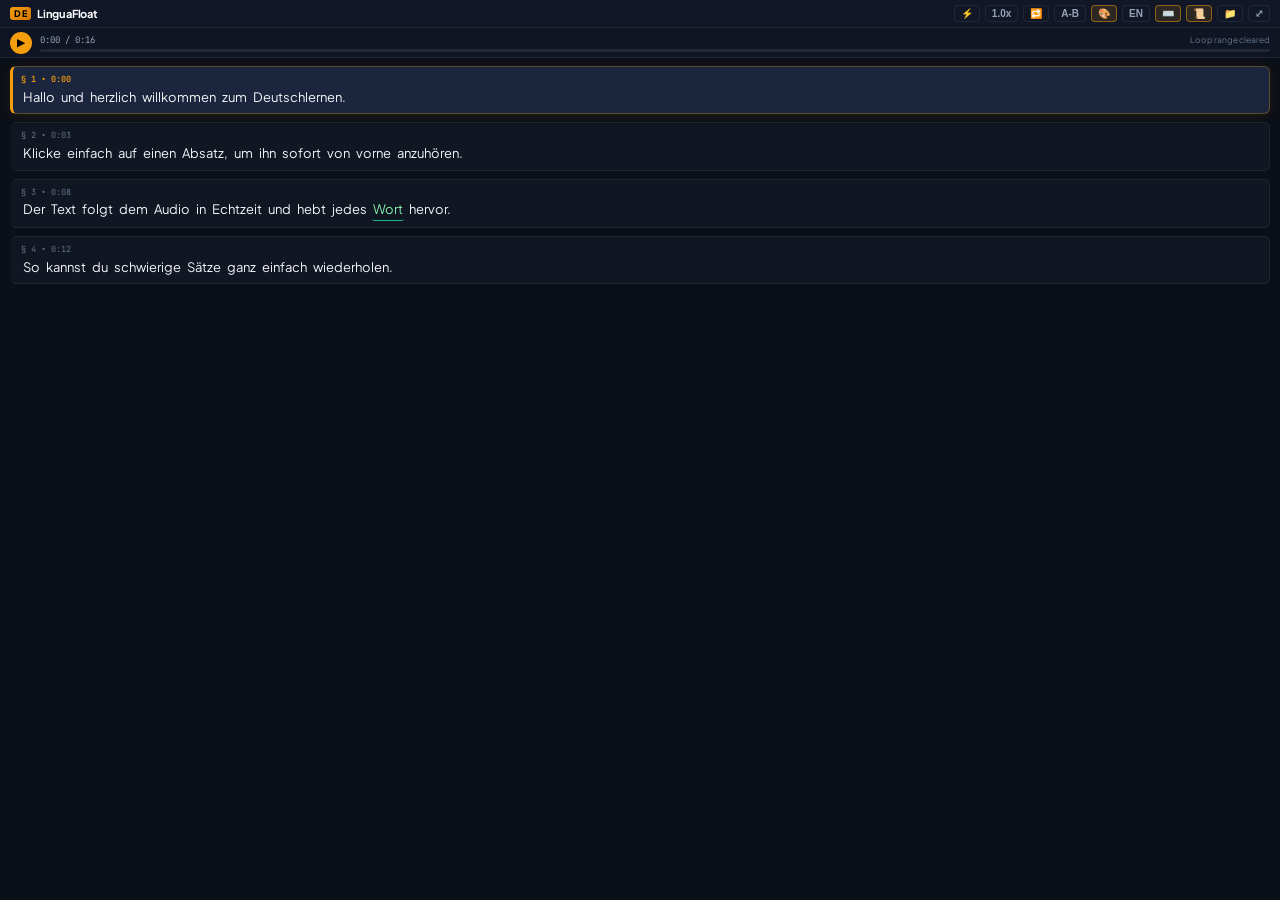
<file: src/ui/index.html>
<!DOCTYPE html>
<html lang="de">
<head>
  <meta charset="UTF-8">
  <meta name="viewport" content="width=device-width, initial-scale=1.0">
  <title>LinguaFloat DE</title>
  <link rel="stylesheet" href="style.css">
</head>
<body>

  <!-- Ultra-Compact Widget Container -->
  <div class="mini-app">

    <!-- Top Mini Toolbar (28px) -->
    <header class="mini-header">
      <div class="header-left">
        <span class="badge-de">DE</span>
        <span id="header-title" class="header-title">LinguaFloat</span>
      </div>

      <div class="header-right">
        <!-- Quick URL Input Button -->
        <button id="btn-open-url-modal" class="btn-tool" title="Load YouTube URL">⚡</button>
        
        <!-- Speed Cycle Button -->
        <button id="btn-cycle-speed" class="btn-tool" title="Playback Speed">1.0x</button>

        <!-- Shadowing / Auto-Loop toggle -->
        <button id="btn-cycle-loop" class="btn-tool" title="Loop Sentence: OFF / 1x / 2x / ∞">🔁</button>

        <!-- Multi-Paragraph A-B Range Loop -->
        <button id="btn-ab-loop" class="btn-tool" title="Multi-Paragraph Loop (Shift+Click or click here)">A-B</button>

        <!-- Noun Gender Highlighting toggle (der=blue, die=red, das=green) -->
        <button id="btn-toggle-gender" class="btn-tool active" title="Noun Genders (der=blue, die=red, das=green)">🎨</button>

        <!-- English Translation Toggle (Show/Hide English text) -->
        <button id="btn-toggle-translation" class="btn-tool" title="Show / Hide English Translations (E)">EN</button>

        <!-- Global Keyboard Shortcuts toggle (Space, R, Arrows) -->
        <button id="btn-toggle-shortcuts" class="btn-tool active" title="Hotkeys: Space=Play, R=Replay, ↓/↑=Next/Prev">⌨️</button>

        <!-- Auto-scroll status indicator -->
        <button id="btn-toggle-scroll" class="btn-tool active" title="Auto-Scroll ON/OFF">📜</button>

        <!-- Saved Library & Local file load -->
        <button id="btn-open-library-modal" class="btn-tool" title="Saved Lessons & Local Files">📁</button>
        <input type="file" id="local-file-input" accept="audio/*,.json" multiple style="display: none;">

        <!-- Ticker Mode toggle -->
        <button id="btn-toggle-ticker" class="btn-tool" title="Ultra-Compact Ticker Mode (T)">⤢</button>
      </div>
    </header>

    <!-- Ultra-compact Ticker Bar (Displayed in Ticker Mode) -->
    <div id="ticker-bar" class="ticker-bar" style="display: none;">
      <button id="btn-ticker-play" class="btn-play-mini" title="Play / Pause">▶</button>
      <div id="ticker-text" class="ticker-text">
        <span id="ticker-seg-badge" class="ticker-badge">§ 1</span>
        <span id="ticker-words-mount" class="ticker-words-mount"></span>
      </div>
      <button id="btn-ticker-expand" class="btn-tool active" title="Expand Window (T)">⤢</button>
    </div>

    <!-- Mini Player Bar (28px) -->
    <div class="mini-player-bar">
      <button id="btn-play-pause" class="btn-play-mini" title="Play / Pause">▶</button>
      
      <div class="time-and-progress">
        <div class="time-row">
          <span id="time-display" class="time-text">0:00 / 0:00</span>
          <span id="range-badge" class="range-badge" style="display: none;" title="Click to clear loop range">🔁 § A–B ✕</span>
          <span id="status-hint" class="status-hint">Click paragraph to replay</span>
        </div>
        <div id="progress-container" class="progress-container">
          <div id="progress-fill" class="progress-fill"></div>
        </div>
      </div>
    </div>

    <!-- YouTube Hidden / Mini Player Mount -->
    <div id="yt-player-container" class="yt-container" style="display: none;">
      <div id="yt-player"></div>
    </div>

    <!-- HTML5 Audio Element for Local / Streamed Audio -->
    <audio id="audio-engine" preload="auto" style="display: none;"></audio>

    <!-- Main Paragraphs Scroll Area -->
    <main id="transcript-container" class="transcript-scroll">
      <!-- Injected dynamically as .parrafo elements -->
    </main>

    <!-- Floating Selected Expression Popover -->
    <div id="expression-popover" class="expression-popover" style="display: none;">
      <div class="popover-top">
        <span class="popover-badge">DE ➔ EN</span>
        <button id="btn-close-popover" class="btn-popover-close" title="Close">✕</button>
      </div>
      <div id="popover-de-text" class="popover-original"></div>
      <div id="popover-en-text" class="popover-translation">Translating...</div>
    </div>

    <!-- Processing Progress Overlay -->
    <div id="loader-overlay" class="loader-overlay" style="display: none;">
      <div class="loader-card">
        <div class="loader-spinner"></div>
        <div id="loader-title" class="loader-title">Processing Audio...</div>
        <div id="loader-sub" class="loader-sub">Downloading audio stream...</div>
        <div class="loader-track">
          <div id="loader-bar" class="loader-bar"></div>
        </div>
        <span id="loader-pct" class="loader-pct">0%</span>
      </div>
    </div>

    <!-- Quick URL Modal / Dropdown -->
    <div id="url-modal" class="url-modal" style="display: none;">
      <div class="url-modal-content">
        <input 
          type="text" 
          id="yt-url-input" 
          class="url-input" 
          placeholder="Paste YouTube Link..."
        />
        <div class="modal-buttons">
          <button id="btn-submit-url" class="btn-modal-primary">Load</button>
          <button id="btn-close-modal" class="btn-modal-secondary">Cancel</button>
        </div>
      </div>
    </div>

    <!-- In-App Lesson Rename Modal -->
    <div id="rename-modal" class="url-modal" style="display: none;">
      <div class="url-modal-content rename-modal-content">
        <div class="library-header">
          <span class="library-title">✏️ Rename Lesson</span>
          <button id="btn-close-rename" class="btn-modal-close" title="Close">✕</button>
        </div>
        <div class="rename-body">
          <p class="modal-hint">Enter new name for audio and transcript:</p>
          <input type="text" id="rename-input" class="url-input" placeholder="Lesson title..." spellcheck="false" autocomplete="off" />
          <div id="rename-error" class="modal-error-msg" style="display: none;"></div>
        </div>
        <div class="modal-buttons" style="margin-top: 8px;">
          <button id="btn-confirm-rename" class="btn-modal-primary">Rename</button>
          <button id="btn-cancel-rename" class="btn-modal-secondary">Cancel</button>
        </div>
      </div>
    </div>

    <!-- Library Modal: Saved in downloads/ & Local files -->
    <div id="library-modal" class="url-modal" style="display: none;">
      <div class="url-modal-content library-modal-content">
        <div class="library-header">
          <span class="library-title">📁 Saved Lessons</span>
          <button id="btn-close-library" class="btn-modal-close" title="Close">✕</button>
        </div>
        <div id="library-list" class="library-list">
          <div class="library-loading">Loading saved lessons...</div>
        </div>
        <div class="library-footer">
          <button id="btn-browse-local" class="btn-modal-secondary" style="width: 100%;">📂 Browse Local (Audio + JSON)</button>
        </div>
      </div>
    </div>

  </div>

  <script src="app.js"></script>
</body>
</html>
</file>
<file: src/ui/style.css>
@import url('https://fonts.googleapis.com/css2?family=Plus+Jakarta+Sans:wght@400;500;600;700&family=JetBrains+Mono:wght@400;600&display=swap');

:root {
  --bg-app: #0b0f17;
  --bg-bar: #111726;
  --bg-card: rgba(20, 27, 43, 0.6);
  --bg-card-active: rgba(30, 41, 67, 0.9);
  
  --accent-gold: #f59e0b;
  --accent-gold-glow: rgba(245, 158, 11, 0.3);
  
  --border-subtle: rgba(255, 255, 255, 0.07);
  --border-active: #f59e0b;
  
  --text-main: #f3f4f6;
  --text-muted: #94a3b8;
  --text-dim: #64748b;
  
  --font-sans: 'Plus Jakarta Sans', -apple-system, sans-serif;
  --font-mono: 'JetBrains Mono', monospace;
}

* {
  box-sizing: border-box;
  margin: 0;
  padding: 0;
}

html, body {
  width: 100%;
  height: 100%;
  overflow: hidden;
  background-color: var(--bg-app);
  color: var(--text-main);
  font-family: var(--font-sans);
  user-select: none;
  -webkit-font-smoothing: antialiased;
}

/* Main Container */
.mini-app {
  display: flex;
  flex-direction: column;
  width: 100vw;
  height: 100vh;
  position: relative;
}

/* Top Mini Header (28px) */
.mini-header {
  height: 28px;
  background: var(--bg-bar);
  border-bottom: 1px solid var(--border-subtle);
  display: flex;
  align-items: center;
  justify-content: space-between;
  padding: 0 10px;
  flex-shrink: 0;
}

.header-left {
  display: flex;
  align-items: center;
  gap: 6px;
}

.badge-de {
  background: linear-gradient(135deg, #f59e0b, #d97706);
  color: #000;
  font-size: 9px;
  font-weight: 800;
  padding: 1px 4px;
  border-radius: 3px;
  letter-spacing: 0.5px;
}

.header-title {
  font-size: 11px;
  font-weight: 700;
  color: #ffffff;
  letter-spacing: -0.2px;
  white-space: nowrap;
  overflow: hidden;
  text-overflow: ellipsis;
  max-width: 100px;
}

.header-right {
  display: flex;
  align-items: center;
  gap: 5px;
}

.btn-tool {
  background: transparent;
  border: 1px solid var(--border-subtle);
  color: var(--text-muted);
  font-size: 10px;
  font-weight: 600;
  padding: 2px 6px;
  border-radius: 4px;
  cursor: pointer;
  transition: all 0.12s ease;
  display: flex;
  align-items: center;
  gap: 3px;
}

.btn-tool:hover {
  background: rgba(255, 255, 255, 0.1);
  color: #fff;
  border-color: rgba(255, 255, 255, 0.2);
}

.btn-tool.active {
  color: var(--accent-gold);
  border-color: rgba(245, 158, 11, 0.5);
  background: rgba(245, 158, 11, 0.12);
}

.btn-tool.browsing {
  color: #38bdf8;
  border-color: rgba(56, 189, 248, 0.5);
  background: rgba(56, 189, 248, 0.15);
  box-shadow: 0 0 8px rgba(56, 189, 248, 0.25);
}

/* Mini Player Bar (28px) */
.mini-player-bar {
  height: 30px;
  background: rgba(15, 22, 36, 0.95);
  border-bottom: 1px solid var(--border-subtle);
  display: flex;
  align-items: center;
  padding: 0 10px;
  gap: 8px;
  flex-shrink: 0;
}

.btn-play-mini {
  width: 22px;
  height: 22px;
  border-radius: 50%;
  background: var(--accent-gold);
  color: #000;
  font-size: 10px;
  border: none;
  cursor: pointer;
  display: flex;
  align-items: center;
  justify-content: center;
  flex-shrink: 0;
  font-weight: 700;
  transition: transform 0.1s ease, filter 0.1s ease;
}

.btn-play-mini:hover {
  transform: scale(1.08);
  filter: brightness(1.1);
}

.time-and-progress {
  flex: 1;
  display: flex;
  flex-direction: column;
  gap: 3px;
}

.time-row {
  display: flex;
  justify-content: space-between;
  align-items: center;
}

.time-text {
  font-family: var(--font-mono);
  font-size: 9px;
  color: var(--text-muted);
}

.status-hint {
  font-size: 8.5px;
  color: var(--text-dim);
  text-align: right;
  overflow: hidden;
  text-overflow: ellipsis;
  white-space: nowrap;
  cursor: pointer;
  transition: color 0.15s ease;
}

.status-hint:hover {
  color: var(--accent-gold);
}

.progress-container {
  width: 100%;
  height: 3px;
  background: rgba(255, 255, 255, 0.08);
  border-radius: 2px;
  cursor: pointer;
  position: relative;
  overflow: hidden;
}

.progress-fill {
  width: 0%;
  height: 100%;
  background: var(--accent-gold);
  border-radius: 2px;
  transition: width 0.06s linear;
}

/* Scrollable Paragraphs Container */
.transcript-scroll {
  flex: 1;
  overflow-y: auto;
  padding: 8px 10px;
  /* Generous bottom padding so any paragraph (including the last) can reach the top */
  padding-bottom: calc(100vh - 90px);
  display: flex;
  flex-direction: column;
  gap: 8px;
  scroll-behavior: smooth;
  position: relative;
}

/* Minimal Scrollbar */
.transcript-scroll::-webkit-scrollbar {
  width: 4px;
}
.transcript-scroll::-webkit-scrollbar-thumb {
  background: rgba(255, 255, 255, 0.15);
  border-radius: 4px;
}

/* Paragraph (Parrafo) */
.parrafo {
  background: var(--bg-card);
  border: 1px solid var(--border-subtle);
  border-left: 3px solid transparent;
  border-radius: 6px;
  padding: 6px 8px;
  line-height: 1.5;
  font-size: 13px;
  cursor: pointer;
  transition: all 0.15s ease;
  user-select: text;
  position: relative;
}

.parrafo:hover {
  background: rgba(30, 41, 62, 0.7);
  border-color: rgba(255, 255, 255, 0.15);
}

.parrafo:active {
  transform: scale(0.99);
}

/* Active Paragraph */
.parrafo.active-parrafo {
  background: var(--bg-card-active);
  border-left-color: var(--border-active);
  border-top-color: rgba(245, 158, 11, 0.3);
  border-right-color: rgba(245, 158, 11, 0.3);
  border-bottom-color: rgba(245, 158, 11, 0.3);
  box-shadow: 0 2px 12px rgba(245, 158, 11, 0.1);
}

/* Multi-Paragraph Loop Range Styling */
.parrafo.in-loop-range {
  background: rgba(168, 85, 247, 0.08);
  border-left: 3px solid #c084fc;
}

.parrafo.loop-range-start {
  border-top: 1px solid rgba(192, 132, 252, 0.5);
  box-shadow: 0 -2px 8px rgba(192, 132, 252, 0.15);
}

.parrafo.loop-range-end {
  border-bottom: 1px solid rgba(192, 132, 252, 0.5);
  box-shadow: 0 2px 8px rgba(192, 132, 252, 0.15);
}

.parrafo.in-loop-range.active-parrafo {
  background: rgba(168, 85, 247, 0.18);
  border-left-color: var(--accent-gold);
  box-shadow: 0 2px 14px rgba(245, 158, 11, 0.18);
}

.loop-range-badge {
  font-family: var(--font-mono);
  font-size: 8px;
  font-weight: 800;
  padding: 0 4px;
  border-radius: 2px;
  background: #a855f7;
  color: #fff;
  margin-right: 4px;
  display: inline-block;
}

.range-badge {
  font-family: var(--font-mono);
  font-size: 8.5px;
  font-weight: 700;
  background: rgba(168, 85, 247, 0.2);
  color: #c084fc;
  border: 1px solid rgba(168, 85, 247, 0.4);
  padding: 1px 5px;
  border-radius: 3px;
  cursor: pointer;
  transition: all 0.15s ease;
  white-space: nowrap;
}

.range-badge:hover {
  background: rgba(239, 68, 68, 0.25);
  color: #f87171;
  border-color: rgba(239, 68, 68, 0.5);
}

.btn-tool.range-active {
  color: #c084fc;
  border-color: rgba(192, 132, 252, 0.6);
  background: rgba(192, 132, 252, 0.2);
  box-shadow: 0 0 8px rgba(192, 132, 252, 0.35);
  font-weight: 700;
}

.parrafo-meta {
  display: flex;
  align-items: center;
  justify-content: space-between;
  margin-bottom: 2px;
}

.parrafo-tag {
  font-family: var(--font-mono);
  font-size: 8.5px;
  color: var(--text-dim);
}

.parrafo.active-parrafo .parrafo-tag {
  color: var(--accent-gold);
  font-weight: 600;
}

/* Spoken Words */
.word {
  display: inline-block;
  color: var(--text-main);
  padding: 0 1px;
  margin: 0 1px;
  border-radius: 3px;
  transition: background-color 0.1s ease, color 0.1s ease;
}

.word:hover {
  background-color: rgba(255, 255, 255, 0.15);
}

.word.active {
  background-color: var(--accent-gold);
  color: #000000;
  font-weight: 700;
  box-shadow: 0 0 8px var(--accent-gold-glow);
}

/* Noun Gender Highlighting (der=blue, die=red, das=green) */
.genders-enabled .noun-m {
  color: #93c5fd;
  border-bottom: 1.5px solid #3b82f6;
}
.genders-enabled .noun-f {
  color: #fca5a5;
  border-bottom: 1.5px solid #ef4444;
}
.genders-enabled .noun-n {
  color: #86efac;
  border-bottom: 1.5px solid #10b981;
}
.genders-enabled .word.active.noun-m,
.genders-enabled .word.active.noun-f,
.genders-enabled .word.active.noun-n {
  color: #000000;
  border-bottom-color: transparent;
}

/* Loop / Shadowing Active Button */
.btn-tool.looping {
  color: #c084fc;
  border-color: rgba(192, 132, 252, 0.5);
  background: rgba(192, 132, 252, 0.15);
  font-weight: 700;
}

/* Ultra-Compact Ticker Bar (36px mini strip) */
.ticker-bar {
  height: 36px;
  width: 100vw;
  background: rgba(15, 22, 36, 0.98);
  display: flex;
  align-items: center;
  padding: 0 8px;
  gap: 8px;
  border-bottom: 1px solid var(--border-active);
  box-sizing: border-box;
  overflow: hidden;
  user-select: none;
}

.ticker-text {
  flex: 1;
  display: flex;
  align-items: center;
  gap: 6px;
  overflow: hidden;
  white-space: nowrap;
}

.ticker-badge {
  font-family: var(--font-mono);
  font-size: 8px;
  background: rgba(245, 158, 11, 0.2);
  color: var(--accent-gold);
  border: 1px solid rgba(245, 158, 11, 0.4);
  padding: 1px 4px;
  border-radius: 3px;
  flex-shrink: 0;
}

.ticker-words-mount {
  font-size: 11px;
  color: #cbd5e1;
  overflow: hidden;
  text-overflow: ellipsis;
  white-space: nowrap;
}

.mini-app.ticker-active .mini-header,
.mini-app.ticker-active .mini-player-bar,
.mini-app.ticker-active .transcript-scroll {
  display: none !important;
}

.mini-app.ticker-active {
  height: 36px !important;
  min-height: 36px !important;
  max-height: 36px !important;
  overflow: hidden;
}

.mini-app.ticker-active #ticker-bar {
  display: flex !important;
}

/* Quick URL Modal */
.url-modal {
  position: absolute;
  top: 0;
  left: 0;
  width: 100%;
  height: 100%;
  background: rgba(0, 0, 0, 0.75);
  backdrop-filter: blur(4px);
  display: flex;
  align-items: center;
  justify-content: center;
  padding: 12px;
  z-index: 100;
}

.url-modal-content {
  background: var(--bg-bar);
  border: 1px solid var(--border-active);
  border-radius: 8px;
  padding: 12px;
  width: 100%;
  display: flex;
  flex-direction: column;
  gap: 8px;
  box-shadow: 0 8px 24px rgba(0, 0, 0, 0.6);
}

.url-input {
  background: rgba(0, 0, 0, 0.5);
  border: 1px solid var(--border-subtle);
  color: #fff;
  font-size: 11px;
  padding: 6px 8px;
  border-radius: 4px;
  outline: none;
  font-family: var(--font-sans);
}

.url-input:focus {
  border-color: var(--accent-gold);
}

.modal-buttons {
  display: flex;
  gap: 6px;
  justify-content: flex-end;
}

.btn-modal-primary {
  background: var(--accent-gold);
  color: #000;
  font-weight: 700;
  font-size: 10px;
  padding: 4px 10px;
  border-radius: 4px;
  border: none;
  cursor: pointer;
}

.btn-modal-secondary {
  background: transparent;
  color: var(--text-muted);
  font-size: 10px;
  padding: 4px 8px;
  border-radius: 4px;
  border: 1px solid var(--border-subtle);
  cursor: pointer;
}

/* Library Modal Styles */
.library-modal-content {
  max-height: 85vh;
  display: flex;
  flex-direction: column;
}

.library-header {
  display: flex;
  align-items: center;
  justify-content: space-between;
  border-bottom: 1px solid var(--border-subtle);
  padding-bottom: 6px;
}

.library-title {
  font-size: 11px;
  font-weight: 700;
  color: var(--accent-gold);
}

.btn-modal-close {
  background: transparent;
  border: none;
  color: var(--text-muted);
  font-size: 11px;
  cursor: pointer;
  padding: 2px 4px;
  border-radius: 3px;
}

.btn-modal-close:hover {
  color: #fff;
  background: rgba(255, 255, 255, 0.1);
}

.library-list {
  display: flex;
  flex-direction: column;
  gap: 6px;
  max-height: 140px;
  overflow-y: auto;
  padding: 4px 0;
}

.library-item {
  background: rgba(255, 255, 255, 0.04);
  border: 1px solid var(--border-subtle);
  border-radius: 5px;
  padding: 6px 8px;
  display: flex;
  align-items: center;
  justify-content: space-between;
  cursor: pointer;
  transition: all 0.12s ease;
}

.library-item:hover {
  background: rgba(245, 158, 11, 0.12);
  border-color: rgba(245, 158, 11, 0.4);
}

.library-item-info {
  display: flex;
  flex-direction: column;
  gap: 2px;
  overflow: hidden;
  max-width: 190px;
}

.library-item-title {
  font-size: 10.5px;
  font-weight: 600;
  color: #fff;
  white-space: nowrap;
  overflow: hidden;
  text-overflow: ellipsis;
}

.library-item-meta {
  font-size: 8.5px;
  color: var(--text-dim);
}

.library-item-actions {
  display: flex;
  align-items: center;
  gap: 4px;
  flex-shrink: 0;
}

.library-btn-rename {
  background: rgba(255, 255, 255, 0.08);
  color: var(--text-muted);
  border: 1px solid rgba(255, 255, 255, 0.15);
  font-size: 9px;
  padding: 3px 5px;
  border-radius: 3px;
  cursor: pointer;
  transition: all 0.12s ease;
}

.library-btn-rename:hover {
  background: rgba(168, 85, 247, 0.25);
  color: #c084fc;
  border-color: rgba(168, 85, 247, 0.5);
}

.library-play-btn {
  background: var(--accent-gold);
  color: #000;
  border: none;
  font-size: 9px;
  font-weight: 700;
  padding: 3px 6px;
  border-radius: 3px;
  cursor: pointer;
  flex-shrink: 0;
}

.header-title.has-lesson {
  cursor: pointer;
}

.header-title.has-lesson:hover {
  color: var(--accent-gold);
  text-decoration: underline;
}

.library-loading, .library-empty {
  font-size: 10px;
  color: var(--text-dim);
  text-align: center;
  padding: 12px 0;
}

/* Processing Loader Overlay */
.loader-overlay {
  position: absolute;
  top: 0;
  left: 0;
  width: 100%;
  height: 100%;
  background: rgba(11, 15, 23, 0.88);
  backdrop-filter: blur(8px);
  display: flex;
  align-items: center;
  justify-content: center;
  padding: 16px;
  z-index: 200;
}

.loader-card {
  background: rgba(17, 23, 38, 0.95);
  border: 1px solid var(--border-active);
  border-radius: 10px;
  padding: 16px 14px;
  width: 100%;
  display: flex;
  flex-direction: column;
  align-items: center;
  text-align: center;
  gap: 8px;
  box-shadow: 0 10px 30px rgba(0, 0, 0, 0.7);
}

.loader-spinner {
  width: 24px;
  height: 24px;
  border: 2.5px solid rgba(245, 158, 11, 0.2);
  border-top-color: var(--accent-gold);
  border-radius: 50%;
  animation: spin 0.8s linear infinite;
}

@keyframes spin {
  to { transform: rotate(360deg); }
}

.loader-title {
  font-size: 11px;
  font-weight: 700;
  color: #ffffff;
}

.loader-sub {
  font-size: 9px;
  color: var(--text-muted);
  min-height: 14px;
}

.loader-track {
  width: 100%;
  height: 5px;
  background: rgba(255, 255, 255, 0.08);
  border-radius: 3px;
  overflow: hidden;
  position: relative;
  margin-top: 2px;
}

.loader-bar {
  width: 0%;
  height: 100%;
  background: linear-gradient(90deg, #f59e0b, #fbbf24);
  border-radius: 3px;
  transition: width 0.3s ease;
  box-shadow: 0 0 10px var(--accent-gold-glow);
}

.loader-pct {
  font-family: var(--font-mono);
  font-size: 9px;
  color: var(--accent-gold);
  font-weight: 700;
}

/* English Translation Styles */
.btn-tool#btn-toggle-translation.active {
  background: rgba(56, 189, 248, 0.2);
  color: #38bdf8;
  border-color: rgba(56, 189, 248, 0.5);
  box-shadow: 0 0 8px rgba(56, 189, 248, 0.3);
}

.parrafo-translation {
  margin-top: 4px;
  padding-top: 3px;
  border-top: 1px dashed rgba(255, 255, 255, 0.08);
  font-size: 10.5px;
  line-height: 1.35;
  color: #94a3b8;
  font-style: italic;
  user-select: text;
  transition: color 0.15s ease;
}

.parrafo.active-parrafo .parrafo-translation {
  color: #e2e8f0;
  border-top-color: rgba(245, 158, 11, 0.25);
}

.parrafo-translation.translating {
  color: var(--text-dim);
  font-style: italic;
  opacity: 0.7;
  animation: pulse-trans 1.4s ease-in-out infinite;
}

@keyframes pulse-trans {
  0%, 100% { opacity: 0.4; }
  50% { opacity: 0.9; }
}

/* In-App Rename Modal */
.rename-modal-content {
  width: 290px;
  max-width: 92vw;
  display: flex;
  flex-direction: column;
  gap: 8px;
}

.rename-body {
  display: flex;
  flex-direction: column;
  gap: 4px;
}

.modal-hint {
  font-size: 9.5px;
  color: var(--text-muted);
  margin-bottom: 2px;
}

.modal-error-msg {
  font-size: 9.5px;
  color: #f87171;
  background: rgba(239, 68, 68, 0.12);
  border: 1px solid rgba(239, 68, 68, 0.3);
  border-radius: 3px;
  padding: 4px 6px;
  margin-top: 4px;
}

/* Expression Translation Popover */
.expression-popover {
  position: absolute;
  z-index: 1200;
  background: rgba(15, 23, 42, 0.96);
  backdrop-filter: blur(12px);
  border: 1px solid rgba(56, 189, 248, 0.4);
  border-radius: 6px;
  padding: 6px 9px;
  box-shadow: 0 6px 20px rgba(0, 0, 0, 0.6), 0 0 10px rgba(56, 189, 248, 0.2);
  min-width: 140px;
  max-width: 250px;
  font-size: 10px;
  animation: popoverFadeIn 0.15s ease-out;
  pointer-events: auto;
}

@keyframes popoverFadeIn {
  from { opacity: 0; transform: translateY(4px); }
  to { opacity: 1; transform: translateY(0); }
}

.popover-top {
  display: flex;
  align-items: center;
  justify-content: space-between;
  margin-bottom: 3px;
  gap: 6px;
}

.popover-badge {
  font-family: var(--font-mono);
  font-size: 8px;
  font-weight: 700;
  color: #38bdf8;
  background: rgba(56, 189, 248, 0.15);
  padding: 1px 4px;
  border-radius: 2px;
}

.btn-popover-close {
  background: transparent;
  border: none;
  color: var(--text-muted);
  font-size: 9px;
  cursor: pointer;
  padding: 0 2px;
}

.btn-popover-close:hover {
  color: #fff;
}

.popover-original {
  font-weight: 600;
  color: #f1f5f9;
  margin-bottom: 2px;
  overflow: hidden;
  text-overflow: ellipsis;
  white-space: nowrap;
}

.popover-translation {
  color: #38bdf8;
  font-style: normal;
  line-height: 1.3;
}
</file>
